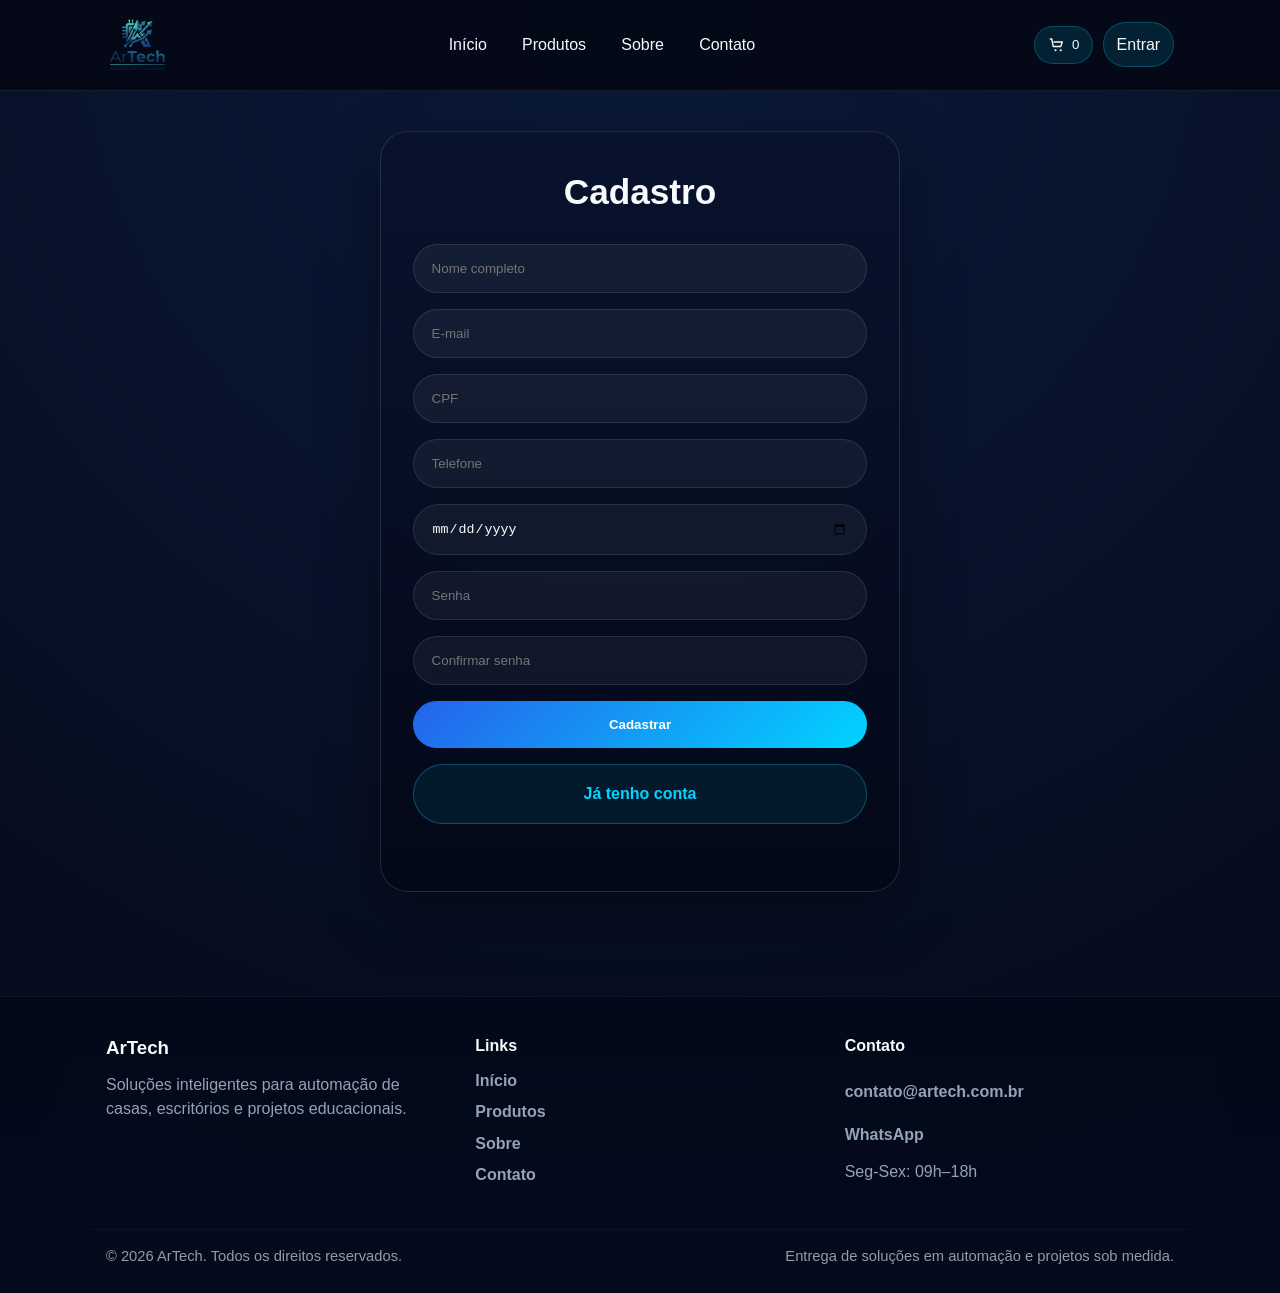
<file: html/cadastro.html>
<!DOCTYPE html>
<html lang="pt-BR">
<head>
    <meta charset="UTF-8">
    <meta name="viewport" content="width=device-width, initial-scale=1.0">
    <title>Cadastro | ArTech</title>
    <link rel="stylesheet" href="../css/style.css">
</head>
<body class="login-page">
    <header>
        <div class="header-inner">
            <a class="brand" href="../index.html">
                <img src="../img/logo.png" alt="ArTech" />
            </a>
            <nav class="nav-links" aria-label="Navegação principal">
                <a href="../index.html">Início</a>
                <a href="produtos.html">Produtos</a>
                <a href="sobre.html">Sobre</a>
                <a href="contato.html">Contato</a>
            </nav>
            <div class="header-tools">
                <div class="cart-pill">
                    <button id="cartButton" class="cart-button" type="button" aria-label="Abrir carrinho">
                        <svg viewBox="0 0 24 24" aria-hidden="true">
                            <path d="M3 4h2l2 10h10l2-6H8" fill="none" stroke="currentColor" stroke-linecap="round" stroke-linejoin="round" stroke-width="1.8"></path>
                            <circle cx="10" cy="19" r="1.4" fill="currentColor"></circle>
                            <circle cx="17" cy="19" r="1.4" fill="currentColor"></circle>
                        </svg>
                        <span id="cartCount">0</span>
                    </button>
                </div>
                <div class="auth-pill">
                    <a class="login-btn" href="login.html">Entrar</a>
                </div>
            </div>
        </div>
    </header>

    <main>
        <section class="login-section">
            <div class="login-container">
                <h2>Cadastro</h2>
                <form id="cadastroForm" class="login-form" action="cadastro.php" method="POST">
                    <input type="text" name="nome_completo" placeholder="Nome completo" required>
                    <input type="email" name="email" placeholder="E-mail" required>
                    <input type="text" name="cpf" placeholder="CPF" maxlength="11" required>
                    <input type="text" name="telefone" placeholder="Telefone" required>
                    <input type="date" name="data_nascimento" required>
                    <input type="password" name="senha" placeholder="Senha" required>
                    <input type="password" name="confirmar_senha" placeholder="Confirmar senha" required>
                    <button type="submit">Cadastrar</button>
                    <a class="login-link-btn" href="login.html">Já tenho conta</a>
                    <p id="cadastroMessage" class="login-error"></p>
                </form>
            </div>
        </section>
    </main>

    <footer class="site-footer">
        <div class="footer-content">
            <div class="footer-column">
                <h3>ArTech</h3>
                <p>Soluções inteligentes para automação de casas, escritórios e projetos educacionais.</p>
            </div>
            <div class="footer-column">
                <h4>Links</h4>
                <a href="../index.html">Início</a>
                <a href="produtos.html">Produtos</a>
                <a href="sobre.html">Sobre</a>
                <a href="contato.html">Contato</a>
            </div>
            <div class="footer-column contact">
                <h4>Contato</h4>
                <a href="mailto:contato@artech.com.br">contato@artech.com.br</a>
                <a href="https://wa.me/553140028922" target="_blank" rel="noopener noreferrer">WhatsApp</a>
                <span>Seg-Sex: 09h–18h</span>
            </div>
        </div>
        <div class="footer-bottom">
          <span>© 2026 ArTech. Todos os direitos reservados.</span>
          <span>Entrega de soluções em automação e projetos sob medida.</span>
        </div>
    </footer>

    <script>
        const form = document.getElementById('cadastroForm');
        const message = document.getElementById('cadastroMessage');

        if (form) {
            form.addEventListener('submit', async (event) => {
                event.preventDefault();
                const formData = new FormData(form);

                try {
                    const response = await fetch('cadastro.php', {
                        method: 'POST',
                        body: formData
                    });

                    const result = await response.json();
                    message.textContent = result.message || 'Operação concluída.';
                    if (result.status === 'success') {
                        form.reset();
                        setTimeout(() => window.location.href = 'login.html', 1000);
                    }
                } catch (error) {
                    message.textContent = 'Erro ao conectar com o servidor.';
                }
            });
        }
    </script>
</body>
</html>
</file>
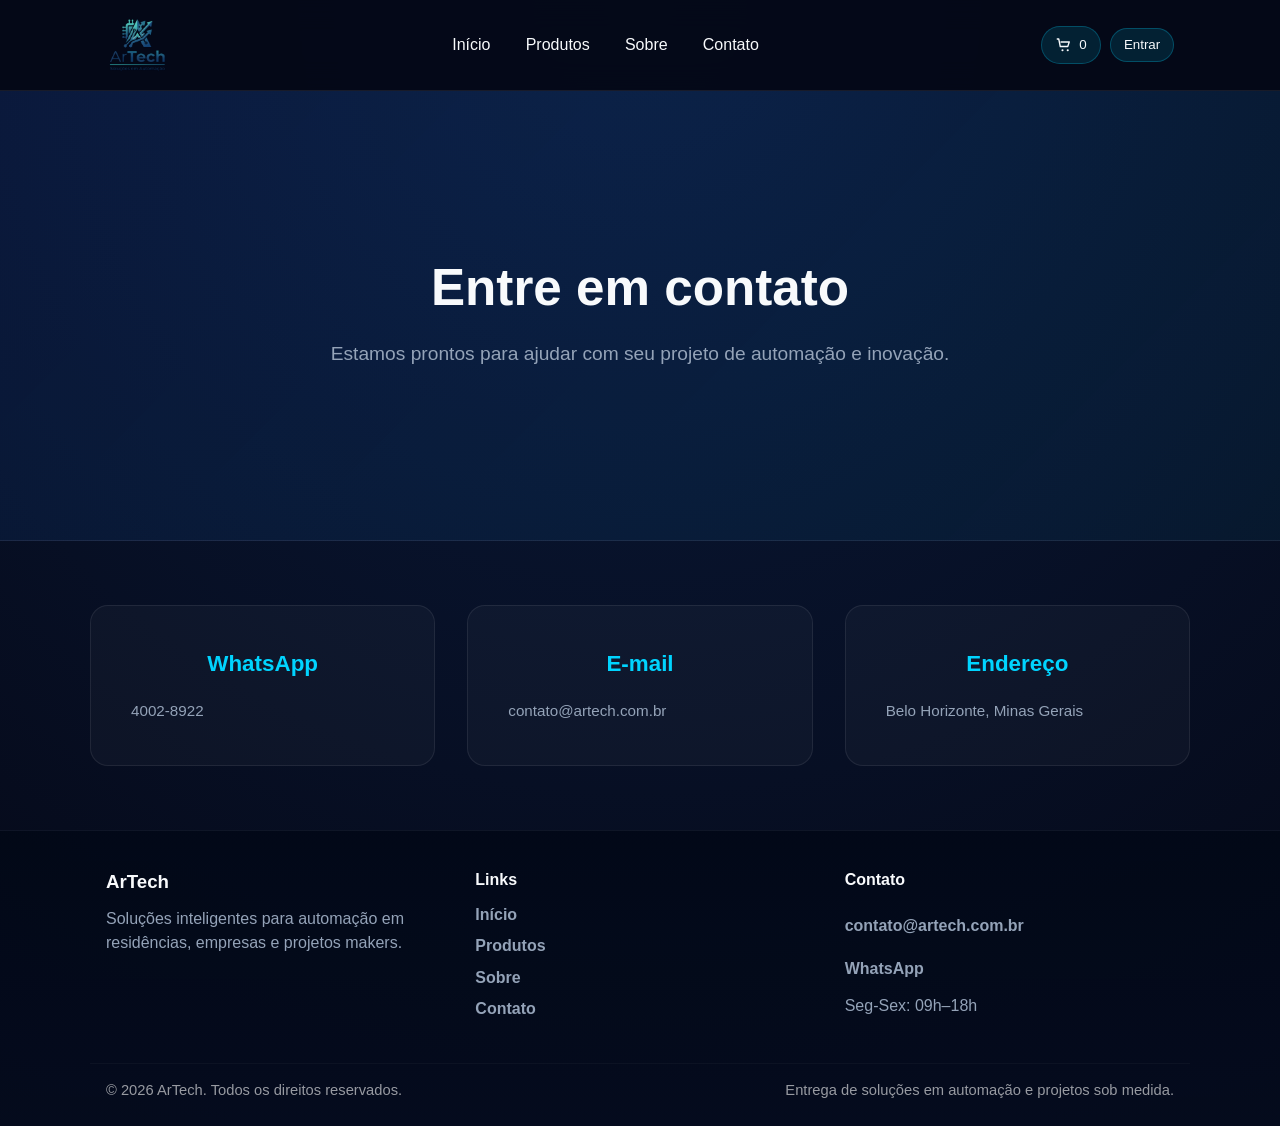
<file: html/contato.html>
<!doctype html>
<html lang="pt-BR">
  <head>
    <meta charset="UTF-8" />
    <meta name="viewport" content="width=device-width, initial-scale=1.0" />
    <title>Contato | ArTech</title>
    <link rel="stylesheet" href="../css/style.css" />
    <link rel="stylesheet" href="../css/sobre.css" />
  </head>
  <body>
    <header>
      <div class="header-inner">
        <a class="brand" href="../index.html">
          <img src="../img/logo.png" alt="ArTech" />
        </a>
        <nav class="nav-links" aria-label="Navegação principal">
          <a href="../index.html">Início</a>
          <a href="produtos.html">Produtos</a>
          <a href="sobre.html">Sobre</a>
          <a href="contato.html">Contato</a>
        </nav>
        <div class="header-tools">
          <div class="cart-pill">
            <button id="cartButton" class="cart-button" type="button" aria-label="Abrir carrinho">
              <svg viewBox="0 0 24 24" aria-hidden="true">
                <path d="M3 4h2l2 10h10l2-6H8" fill="none" stroke="currentColor" stroke-linecap="round" stroke-linejoin="round" stroke-width="1.8"></path>
                <circle cx="10" cy="19" r="1.4" fill="currentColor"></circle>
                <circle cx="17" cy="19" r="1.4" fill="currentColor"></circle>
              </svg>
              <span id="cartCount">0</span>
            </button>
          </div>
          <div class="auth-pill">
            <button id="loginBtn" class="login-btn" type="button">Entrar</button>
            <span id="userGreeting" class="user-greeting" hidden></span>
            <button id="logoutBtn" class="logout-btn" type="button" hidden>Sair</button>
          </div>
        </div>
      </div>
    </header>

    <div id="loginModal" class="modal popup-modal" hidden>
      <div class="modal-content">
        <button class="modal-close" id="closeLoginModal" type="button" aria-label="Fechar">×</button>
        <p class="eyebrow">Entrar</p>
        <form id="loginForm" class="login-form">
          <input id="loginEmail" type="email" placeholder="E-mail" />
          <input id="loginPassword" type="password" placeholder="Senha" />
          <button type="submit">Entrar</button>
          <a class="login-link-btn" href="cadastro.html">Cadastrar</a>
          <p id="loginError" class="login-error"></p>
        </form>
      </div>
    </div>

    <main>
      <section class="hero-sobre">
        <div class="sobre-container">
          <h1 class="textodestaque">Entre em contato</h1>
          <p class="microtexto">Estamos prontos para ajudar com seu projeto de automação e inovação.</p>
        </div>
      </section>

      <section class="missao-secao">
        <div class="missao-container">
          <div class="missao-card">
            <h3>WhatsApp</h3>
            <p><a href="https://wa.me/553140028922" target="_blank" rel="noopener noreferrer">4002-8922</a></p>
          </div>
          <div class="missao-card">
            <h3>E-mail</h3>
            <p><a href="mailto:contato@artech.com.br">contato@artech.com.br</a></p>
          </div>
          <div class="missao-card">
            <h3>Endereço</h3>
            <p>Belo Horizonte, Minas Gerais</p>
          </div>
        </div>
      </section>
    </main>

    <div id="cartModal" class="modal popup-modal" hidden>
      <div class="modal-content">
        <button class="modal-close" id="closeCartModal" type="button" aria-label="Fechar">×</button>
        <p class="eyebrow">Carrinho</p>
        <div id="cartEmpty" class="cart-empty">Seu carrinho está vazio.</div>
        <ul id="cartItemsList" class="cart-items-list"></ul>
        <div id="cartSummary" class="cart-summary">
          <span>Total</span>
          <strong id="cartTotal">R$ 0,00</strong>
        </div>
        <button id="checkoutBtn" class="action-btn cart-checkout-btn" type="button">Finalizar compra</button>
      </div>
    </div>

    <div id="toast" class="toast" role="status" aria-live="polite"></div>

    <footer class="site-footer">
      <div class="footer-content">
        <div class="footer-column">
          <h3>ArTech</h3>
          <p>Soluções inteligentes para automação em residências, empresas e projetos makers.</p>
        </div>
        <div class="footer-column">
          <h4>Links</h4>
          <a href="../index.html">Início</a>
          <a href="produtos.html">Produtos</a>
          <a href="sobre.html">Sobre</a>
          <a href="contato.html">Contato</a>
        </div>
        <div class="footer-column contact">
          <h4>Contato</h4>
          <a href="mailto:contato@artech.com.br">contato@artech.com.br</a>
          <a href="https://wa.me/553140028922" target="_blank" rel="noopener noreferrer">WhatsApp</a>
          <span>Seg-Sex: 09h–18h</span>
        </div>
      </div>
      <div class="footer-bottom">
        <span>© 2026 ArTech. Todos os direitos reservados.</span>
        <span>Entrega de soluções em automação e projetos sob medida.</span>
      </div>
    </footer>

    <script src="../js/produtos.js"></script>
  </body>
</html>
</file>
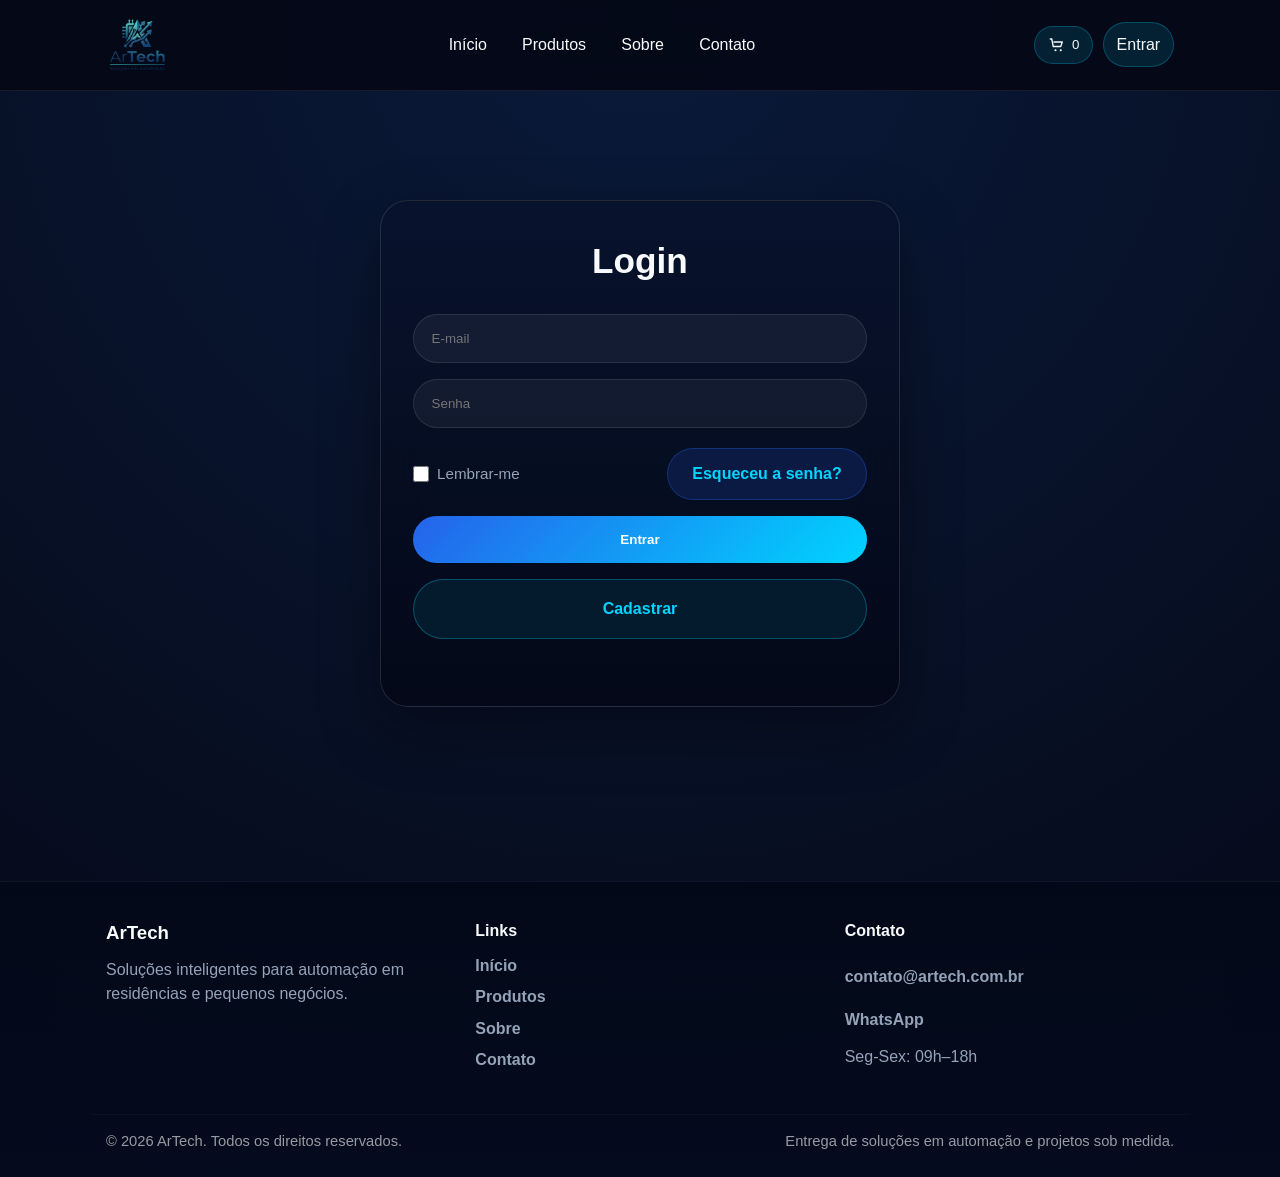
<file: html/login.html>
<!DOCTYPE html>
<html lang="pt-BR">
<head>
    <meta charset="UTF-8">
    <meta name="viewport" content="width=device-width, initial-scale=1.0">
    <title>Login | ArTech</title>
    <link rel="stylesheet" href="../css/style.css">
</head>
<body class="login-page">
    <header>
        <div class="header-inner">
            <a class="brand" href="../index.html">
                <img src="../img/logo.png" alt="ArTech" />
            </a>
            <nav class="nav-links" aria-label="Navegação principal">
                <a href="../index.html">Início</a>
                <a href="produtos.html">Produtos</a>
                <a href="sobre.html">Sobre</a>
                <a href="contato.html">Contato</a>
            </nav>
            <div class="header-tools">
                <div class="cart-pill">
                    <button id="cartButton" class="cart-button" type="button" aria-label="Abrir carrinho">
                        <svg viewBox="0 0 24 24" aria-hidden="true">
                            <path d="M3 4h2l2 10h10l2-6H8" fill="none" stroke="currentColor" stroke-linecap="round" stroke-linejoin="round" stroke-width="1.8"></path>
                            <circle cx="10" cy="19" r="1.4" fill="currentColor"></circle>
                            <circle cx="17" cy="19" r="1.4" fill="currentColor"></circle>
                        </svg>
                        <span id="cartCount">0</span>
                    </button>
                </div>
                <div class="auth-pill">
                    <a id="loginBtn" class="login-btn" href="login.html">Entrar</a>
                    <span id="userGreeting" class="user-greeting" hidden></span>
                    <a id="logoutBtn" class="logout-btn" href="login.html" hidden>Sair</a>
                </div>
            </div>
        </div>
    </header>

    <main>
        <section class="login-section">
            <div class="login-container">
                <h2>Login</h2>
                <form id="loginForm" class="login-form" action="login.php" method="POST">
                    <input type="email" name="email" placeholder="E-mail" required>
                    <input type="password" name="senha" placeholder="Senha" required>
                    <div class="form-actions">
                        <label class="remember-me">
                            <input type="checkbox" id="remember" name="remember">
                            <span>Lembrar-me</span>
                        </label>
                        <a href="contato.html" class="forgot-password">Esqueceu a senha?</a>
                    </div>
                    <button type="submit" class="login-submit-btn">Entrar</button>
                    <a class="login-link-btn" href="cadastro.html">Cadastrar</a>
                    <p id="loginMessage" class="login-error"></p>
                </form>
            </div>
        </section>
    </main>

    <footer class="site-footer">
        <div class="footer-content">
            <div class="footer-column">
                <h3>ArTech</h3>
                <p>Soluções inteligentes para automação em residências e pequenos negócios.</p>
            </div>
            <div class="footer-column">
                <h4>Links</h4>
                <a href="../index.html">Início</a>
                <a href="produtos.html">Produtos</a>
                <a href="sobre.html">Sobre</a>
                <a href="contato.html">Contato</a>
            </div>
            <div class="footer-column contact">
                <h4>Contato</h4>
                <a href="mailto:contato@artech.com.br">contato@artech.com.br</a>
                <a href="https://wa.me/553140028922" target="_blank" rel="noopener noreferrer">WhatsApp</a>
                <span>Seg-Sex: 09h–18h</span>
            </div>
        </div>
        <div class="footer-bottom">
          <span>© 2026 ArTech. Todos os direitos reservados.</span>
          <span>Entrega de soluções em automação e projetos sob medida.</span>
        </div>
    </footer>

    <script>
        const formLogin = document.getElementById('loginForm');
        const messageLogin = document.getElementById('loginMessage');
        const loginBtn = document.getElementById('loginBtn');
        const logoutBtn = document.getElementById('logoutBtn');
        const userGreeting = document.getElementById('userGreeting');

        function setMessage(message, type = 'error') {
            if (!messageLogin) return;
            messageLogin.textContent = message || '';
            messageLogin.classList.remove('login-success');
            if (type === 'success') {
                messageLogin.classList.add('login-success');
            }
            messageLogin.hidden = !message;
        }

        function renderAuthState() {
            const user = localStorage.getItem('artechUser');
            if (user) {
                if (loginBtn) loginBtn.hidden = true;
                if (logoutBtn) logoutBtn.hidden = false;
                if (userGreeting) {
                    userGreeting.hidden = false;
                    userGreeting.textContent = `Olá, ${localStorage.getItem('artechUserName') || user.split('@')[0]}`;
                }
            } else {
                if (loginBtn) loginBtn.hidden = false;
                if (logoutBtn) logoutBtn.hidden = true;
                if (userGreeting) userGreeting.hidden = true;
            }
        }

        if (logoutBtn) {
            logoutBtn.addEventListener('click', (event) => {
                event.preventDefault();
                localStorage.removeItem('artechUser');
                localStorage.removeItem('artechUserName');
                renderAuthState();
            });
        }

        if (formLogin) {
            formLogin.addEventListener('submit', async (event) => {
                event.preventDefault();
                const formData = new FormData(formLogin);

                try {
                    const response = await fetch('login.php', {
                        method: 'POST',
                        body: formData
                    });

                    const result = await response.json();
                    if (result.status === 'success') {
                        localStorage.setItem('artechUser', result.nome || 'Cliente');
                        localStorage.setItem('artechUserName', result.nome || 'Cliente');
                        renderAuthState();
                        setMessage(result.message || 'Login realizado com sucesso.', 'success');
                        window.location.href = '../index.html';
                    } else {
                        setMessage(result.message || 'E-mail ou senha inválidos.', 'error');
                    }
                } catch (error) {
                    setMessage('Erro ao conectar com o servidor.', 'error');
                }
            });
        }

        renderAuthState();
    </script>
</body>
</html>
</file>
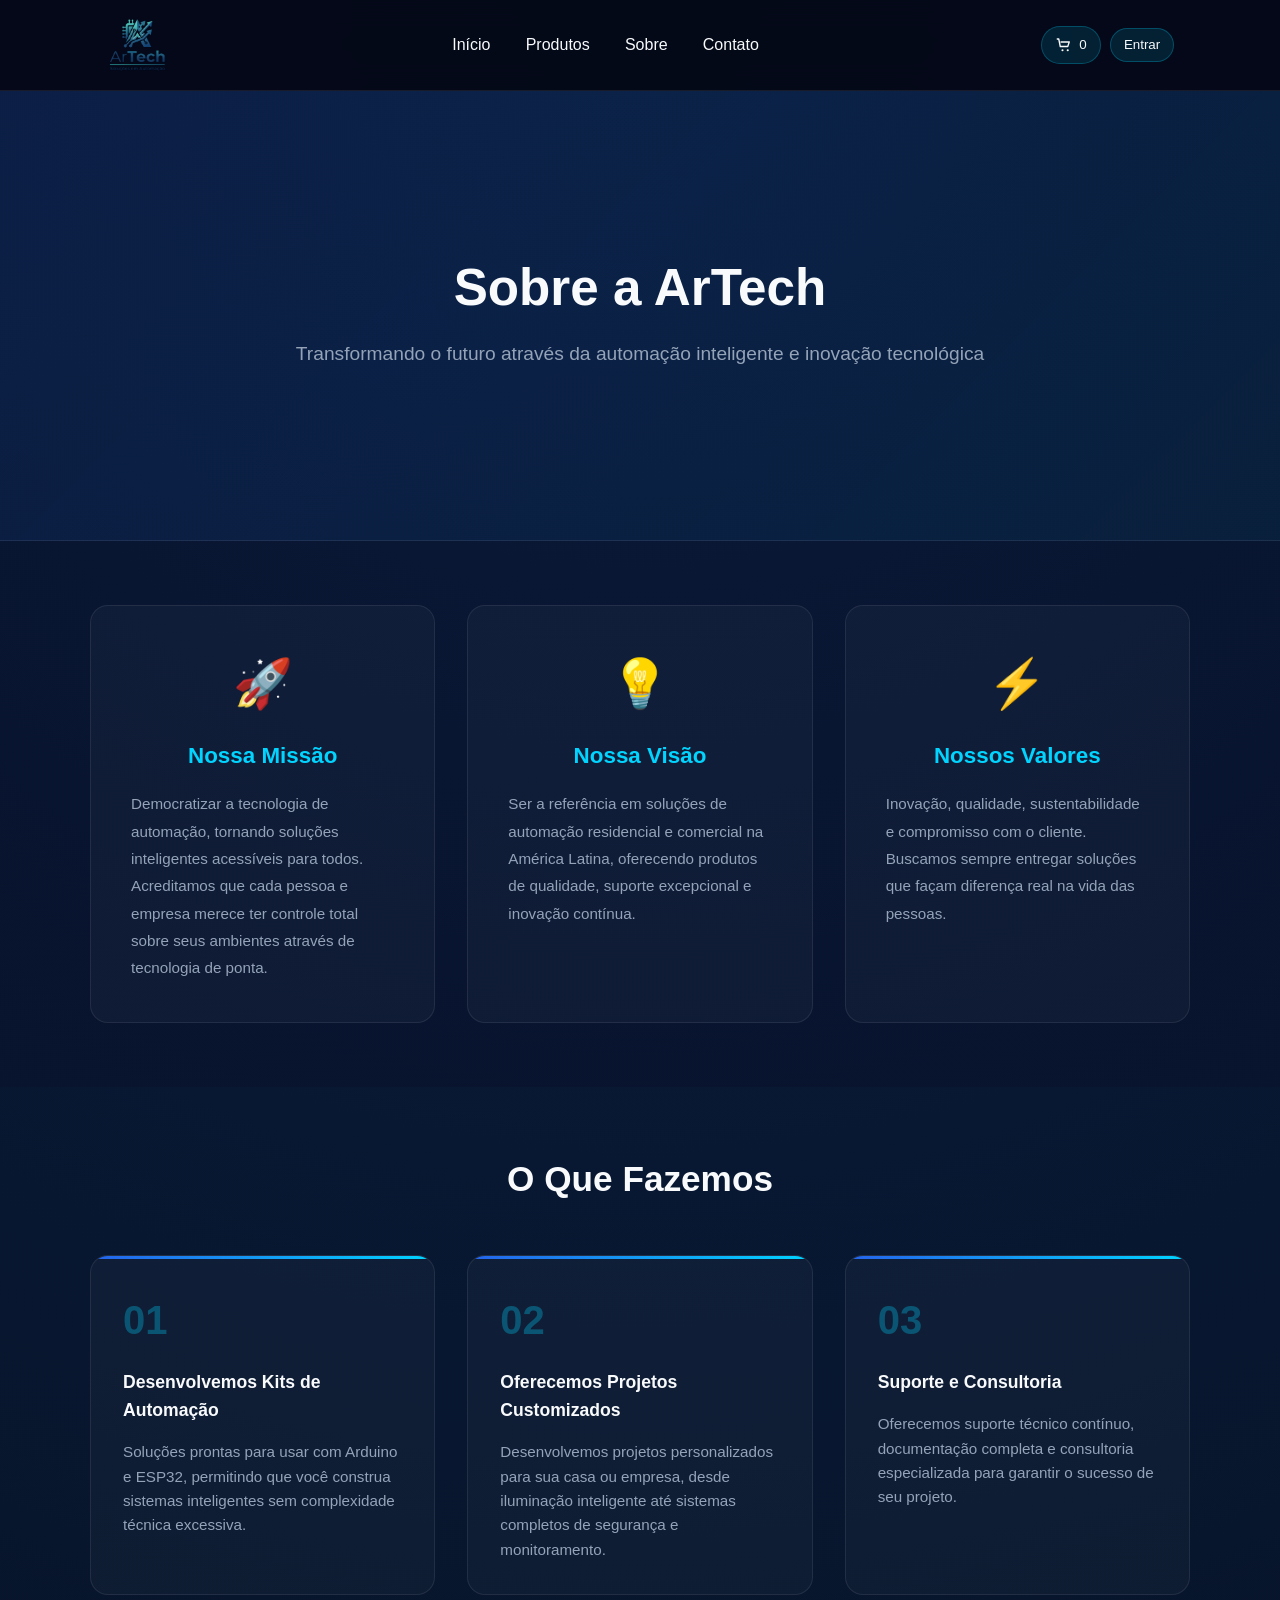
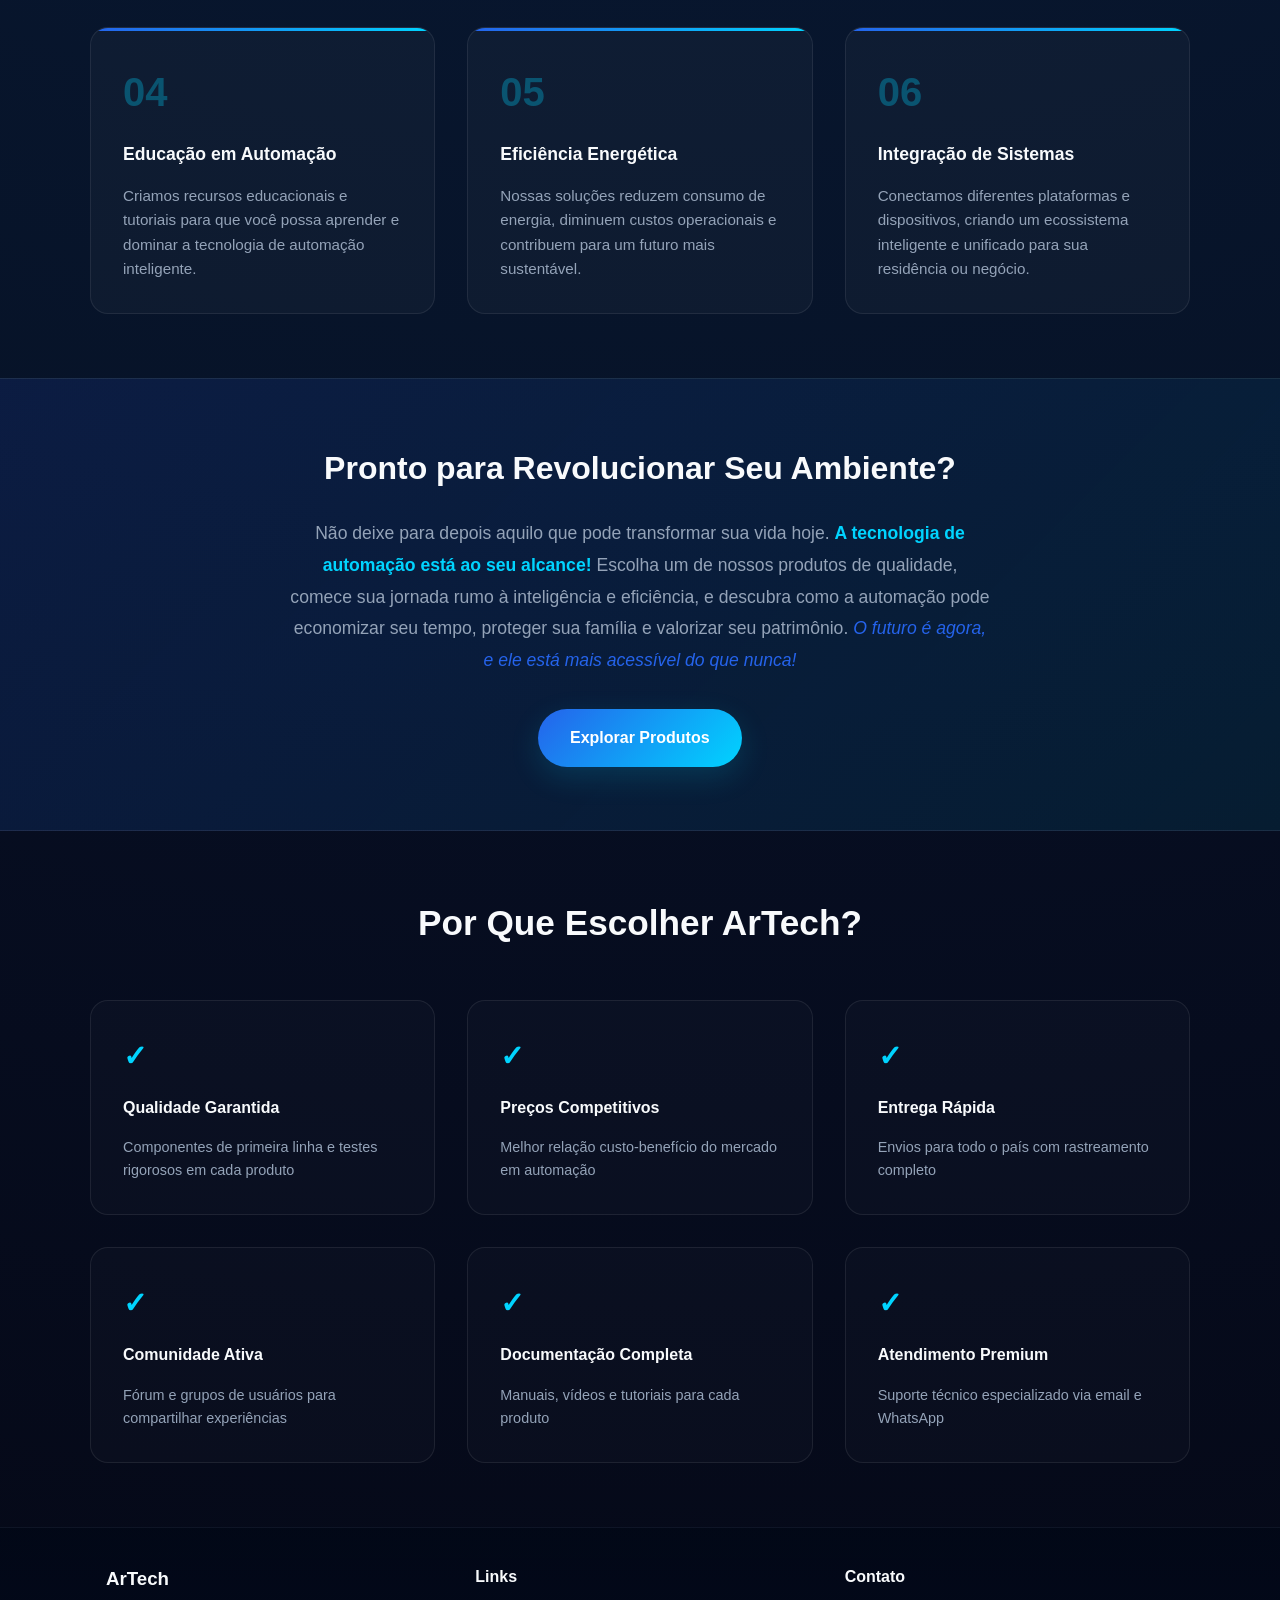
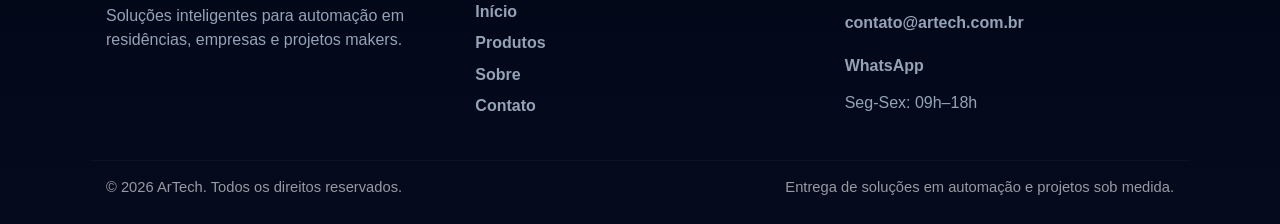
<file: html/sobre.html>
<!doctype html>
<html lang="pt-BR">

<head>
    <meta charset="UTF-8" />
    <meta name="viewport" content="width=device-width, initial-scale=1.0" />
    <title>Sobre | ArTech - Automação Inteligente</title>
    <link rel="stylesheet" href="../css/style.css" />
    <link rel="stylesheet" href="../css/sobre.css" />
</head>

<body>
    <!-- HEADER -->
    <header>
        <div class="header-inner">
            <a class="brand" href="../index.html">
                <img src="../img/logo.png" alt="ArTech" />
            </a>
            <nav class="nav-links" aria-label="Navegação principal">
                <a href="../index.html">Início</a>
                <a href="produtos.html">Produtos</a>
                <a href="sobre.html">Sobre</a>
                <a href="contato.html">Contato</a>
            </nav>
            <div class="header-tools">
                <div class="cart-pill">
                    <button id="cartButton" class="cart-button" type="button" aria-label="Abrir carrinho">
                        <svg viewBox="0 0 24 24" aria-hidden="true">
                            <path d="M3 4h2l2 10h10l2-6H8" fill="none" stroke="currentColor" stroke-linecap="round" stroke-linejoin="round" stroke-width="1.8"></path>
                            <circle cx="10" cy="19" r="1.4" fill="currentColor"></circle>
                            <circle cx="17" cy="19" r="1.4" fill="currentColor"></circle>
                        </svg>
                        <span id="cartCount">0</span>
                    </button>
                </div>
                <div class="auth-pill">
                    <button id="loginBtn" class="login-btn" type="button">Entrar</button>
                    <span id="userGreeting" class="user-greeting" hidden></span>
                    <button id="logoutBtn" class="logout-btn" type="button" hidden>Sair</button>
                </div>
            </div>
        </div>
    </header>

    <div id="loginModal" class="modal popup-modal" hidden>
        <div class="modal-content">
            <button class="modal-close" id="closeLoginModal" type="button" aria-label="Fechar">×</button>
            <p class="eyebrow">Entrar</p>
            <form id="loginForm" class="login-form">
                <input id="loginEmail" type="email" placeholder="E-mail" />
                <input id="loginPassword" type="password" placeholder="Senha" />
                <button type="submit">Entrar</button>
                <a class="login-link-btn" href="cadastro.html">Cadastrar</a>
                <p id="loginError" class="login-error"></p>
            </form>
        </div>
    </div>

    <main>
        <!-- HERO SOBRE -->
        <section class="hero-sobre">
            <div class="sobre-container">
                <h1 class="textodestaque">Sobre a ArTech</h1>
                <p class="microtexto">
                    Transformando o futuro através da automação inteligente e inovação tecnológica
                </p>
            </div>
        </section>

        <!-- MISSÃO E VISÃO -->
        <section class="missao-secao">
            <div class="missao-container">
                <div class="missao-card">
                    <div class="missao-icon">🚀</div>
                    <h3>Nossa Missão</h3>
                    <p>
                        Democratizar a tecnologia de automação, tornando soluções inteligentes acessíveis para todos.
                        Acreditamos que cada pessoa e empresa merece ter controle total sobre seus ambientes através de
                        tecnologia de ponta.
                    </p>
                </div>

                <div class="missao-card">
                    <div class="missao-icon">💡</div>
                    <h3>Nossa Visão</h3>
                    <p>
                        Ser a referência em soluções de automação residencial e comercial na América Latina, oferecendo
                        produtos de qualidade, suporte excepcional e inovação contínua.
                    </p>
                </div>

                <div class="missao-card">
                    <div class="missao-icon">⚡</div>
                    <h3>Nossos Valores</h3>
                    <p>
                        Inovação, qualidade, sustentabilidade e compromisso com o cliente. Buscamos sempre entregar
                        soluções que façam diferença real na vida das pessoas.
                    </p>
                </div>
            </div>
        </section>

        <!-- O QUE FAZEMOS -->
        <section class="o-que-fazemos">
            <div class="fazemos-container">
                <h2>O Que Fazemos</h2>

                <div class="fazemos-grid">
                    <div class="fazemos-card">
                        <div class="fazemos-numero">01</div>
                        <h4>Desenvolvemos Kits de Automação</h4>
                        <p>
                            Soluções prontas para usar com Arduino e ESP32, permitindo que você construa sistemas
                            inteligentes sem complexidade técnica excessiva.
                        </p>
                    </div>

                    <div class="fazemos-card">
                        <div class="fazemos-numero">02</div>
                        <h4>Oferecemos Projetos Customizados</h4>
                        <p>
                            Desenvolvemos projetos personalizados para sua casa ou empresa, desde iluminação inteligente
                            até sistemas completos de segurança e monitoramento.
                        </p>
                    </div>

                    <div class="fazemos-card">
                        <div class="fazemos-numero">03</div>
                        <h4>Suporte e Consultoria</h4>
                        <p>
                            Oferecemos suporte técnico contínuo, documentação completa e consultoria especializada para
                            garantir o sucesso de seu projeto.
                        </p>
                    </div>

                    <div class="fazemos-card">
                        <div class="fazemos-numero">04</div>
                        <h4>Educação em Automação</h4>
                        <p>
                            Criamos recursos educacionais e tutoriais para que você possa aprender e dominar a
                            tecnologia de automação inteligente.
                        </p>
                    </div>

                    <div class="fazemos-card">
                        <div class="fazemos-numero">05</div>
                        <h4>Eficiência Energética</h4>
                        <p>
                            Nossas soluções reduzem consumo de energia, diminuem custos operacionais e contribuem para
                            um futuro mais sustentável.
                        </p>
                    </div>

                    <div class="fazemos-card">
                        <div class="fazemos-numero">06</div>
                        <h4>Integração de Sistemas</h4>
                        <p>
                            Conectamos diferentes plataformas e dispositivos, criando um ecossistema inteligente e
                            unificado para sua residência ou negócio.
                        </p>
                    </div>
                </div>
            </div>
        </section>

        <!-- CHAMADA PARA AÇÃO -->
        <section class="cta-sobre">
            <div class="cta-container">
                <h2>Pronto para Revolucionar Seu Ambiente?</h2>
                <p class="cta-incentivo">
                    Não deixe para depois aquilo que pode transformar sua vida hoje. <strong>A tecnologia de automação
                        está ao seu alcance!</strong>
                    Escolha um de nossos produtos de qualidade, comece sua jornada rumo à inteligência e eficiência, e
                    descubra como a automação pode economizar seu tempo, proteger sua família e valorizar seu
                    patrimônio.
                    <em>O futuro é agora, e ele está mais acessível do que nunca!</em>
                </p>
                <a href="../index.html#produtos" class="btn">
                    Explorar Produtos
                </a>
            </div>
        </section>

        <!-- DIFERENCIAIS -->
        <section class="diferenciais">
            <div class="diferenciais-container">
                <h2>Por Que Escolher ArTech?</h2>

                <div class="diferenciais-grid">
                    <div class="diferencial-item">
                        <div class="diferencial-check">✓</div>
                        <h4>Qualidade Garantida</h4>
                        <p>Componentes de primeira linha e testes rigorosos em cada produto</p>
                    </div>

                    <div class="diferencial-item">
                        <div class="diferencial-check">✓</div>
                        <h4>Preços Competitivos</h4>
                        <p>Melhor relação custo-benefício do mercado em automação</p>
                    </div>

                    <div class="diferencial-item">
                        <div class="diferencial-check">✓</div>
                        <h4>Entrega Rápida</h4>
                        <p>Envios para todo o país com rastreamento completo</p>
                    </div>

                    <div class="diferencial-item">
                        <div class="diferencial-check">✓</div>
                        <h4>Comunidade Ativa</h4>
                        <p>Fórum e grupos de usuários para compartilhar experiências</p>
                    </div>

                    <div class="diferencial-item">
                        <div class="diferencial-check">✓</div>
                        <h4>Documentação Completa</h4>
                        <p>Manuais, vídeos e tutoriais para cada produto</p>
                    </div>

                    <div class="diferencial-item">
                        <div class="diferencial-check">✓</div>
                        <h4>Atendimento Premium</h4>
                        <p>Suporte técnico especializado via email e WhatsApp</p>
                    </div>
                </div>
            </div>
        </section>
    </main>

    <div id="cartModal" class="modal popup-modal" hidden>
        <div class="modal-content">
            <button class="modal-close" id="closeCartModal" type="button" aria-label="Fechar">×</button>
            <p class="eyebrow">Carrinho</p>
            <div id="cartEmpty" class="cart-empty">Seu carrinho está vazio.</div>
            <ul id="cartItemsList" class="cart-items-list"></ul>
            <div id="cartSummary" class="cart-summary">
                <span>Total</span>
                <strong id="cartTotal">R$ 0,00</strong>
            </div>
            <button id="checkoutBtn" class="action-btn cart-checkout-btn" type="button">Finalizar compra</button>
        </div>
    </div>

    <div id="toast" class="toast" role="status" aria-live="polite"></div>

    <footer class="site-footer">
        <div class="footer-content">
            <div class="footer-column">
                <h3>ArTech</h3>
                <p>Soluções inteligentes para automação em residências, empresas e projetos makers.</p>
            </div>
            <div class="footer-column">
                <h4>Links</h4>
                <a href="../index.html">Início</a>
                <a href="produtos.html">Produtos</a>
                <a href="sobre.html">Sobre</a>
                <a href="contato.html">Contato</a>
            </div>
            <div class="footer-column contact">
                <h4>Contato</h4>
                <a href="mailto:contato@artech.com.br">contato@artech.com.br</a>
                <a href="https://wa.me/553140028922" target="_blank" rel="noopener noreferrer">WhatsApp</a>
                <span>Seg-Sex: 09h–18h</span>
            </div>
        </div>
        <div class="footer-bottom">
          <span>© 2026 ArTech. Todos os direitos reservados.</span>
          <span>Entrega de soluções em automação e projetos sob medida.</span>
        </div>
    </footer>
    <script src="../js/produtos.js"></script>
</body>

</html>
</file>
<file: css/style.css>
/* =========================
   RESET
========================= */

* {
  margin: 0;
  padding: 0;
  box-sizing: border-box;
}

:root {

  --bg: #050816;
  --bg-2: #0b1220;

  --primary: #2563eb;
  --accent: #00d4ff;

  --text: #f8fafc;
  --text-muted: #94a3b8;

  --border: rgba(255, 255, 255, 0.08);

  --radius: 18px;

  --max: 1100px;
}

/* =========================
   BASE
========================= */

html {
  scroll-behavior: smooth;
}

body {

  font-family: "Segoe UI", sans-serif;

  background: radial-gradient(circle at top, #0a1a3a, #050816);

  color: var(--text);

  line-height: 1.6;

  overflow-x: hidden;

  opacity: 1;
  transition: opacity 0.12s ease;
}

body.page-transition-ready {
  opacity: 1;
}

body.page-transition-exit {
  opacity: 0;
}

a {
  text-decoration: none;
  color: inherit;
}

ul {
  list-style: none;
}

img {
  max-width: 100%;
  display: block;
}

header {
  position: sticky;
  top: 0;
  z-index: 999;
  background: rgba(5, 8, 22, 0.92);
  backdrop-filter: blur(14px);
  border-bottom: 1px solid var(--border);
}

header .header-inner {
  max-width: var(--max);
  margin: 0 auto;
  display: flex;
  align-items: center;
  justify-content: space-between;
  gap: 1rem;
  padding: 0.8rem 1rem;
}

header .brand {
  display: flex;
  align-items: center;
}

header .brand img {
  height: 64px;
}

header .nav-links {
  display: flex;
  align-items: center;
  gap: 0.8rem;
  flex-wrap: wrap;
}

header .nav-links a {
  font-size: 1rem;
  font-weight: 500;
  padding: 0.45rem 0.7rem;
  border-radius: 8px;
  transition: 0.2s;
  white-space: nowrap;
}

header .nav-links a:hover {
  color: var(--accent);
  background: rgba(0, 212, 255, 0.08);
}

header .header-tools {
  display: flex;
  align-items: center;
  gap: 0.6rem;
  flex-wrap: wrap;
  justify-content: flex-end;
}

.cart-pill,
.auth-pill {
  display: flex;
  align-items: center;
  gap: 0.45rem;
}

.auth-pill [hidden] {
  display: none !important;
}

.cart-button,
.login-btn,
.logout-btn {
  display: inline-flex;
  align-items: center;
  justify-content: center;
  gap: 0.4rem;
  border: 1px solid rgba(0, 212, 255, 0.25);
  border-radius: 999px;
  background: rgba(0, 212, 255, 0.12);
  color: var(--text);
  padding: 0.55rem 0.8rem;
  cursor: pointer;
}

.cart-button svg {
  width: 18px;
  height: 18px;
}

.user-greeting {
  color: var(--accent);
  font-weight: 700;
}

/* =========================
   HERO (SPLIT REAL)
========================= */

.hero {
  min-height: 85vh;

  display: flex;
  align-items: center;
  justify-content: center;

  padding: 3rem 2rem;
  animation: fadeInUp 0.9s ease-out both;
}

.hero-content {
  width: min(var(--max), 100%);

  margin: 0 auto;

  display: flex;
  align-items: center;
  justify-content: space-between;

  gap: 3rem;
  animation: fadeIn 1s ease-out both;
}

/* TEXTO */

.hero-texto {
  flex: 1;
  text-align: left;
}

.textodestaque {
  font-size: clamp(2.2rem, 4vw, 3.4rem);
  line-height: 1.05;
  font-weight: 800;
  margin-bottom: 1rem;
}

.microtexto {
  font-size: 1.1rem;
  color: var(--text-muted);
  max-width: 520px;
  margin-bottom: 2rem;
}

/* BOTÃO */

.btn,
.btn-cta {
  display: inline-flex;

  align-items: center;
  justify-content: center;

  padding: 1rem 2rem;

  border-radius: 999px;

  background: linear-gradient(135deg, var(--primary), var(--accent));

  color: #fff;

  font-weight: 700;

  min-width: 200px;

  transition: 0.25s;

  box-shadow: 0 10px 30px rgba(0, 212, 255, 0.15);
}

.btn:hover,
.btn-cta:hover {
  transform: translateY(-3px);
}

/* IMAGEM HERO */

.hero-imagem {
  flex: 1;
  display: flex;
  justify-content: center;
  align-items: center;
}

.hero-imagem img {
  width: 100%;
  max-width: 260px;

  aspect-ratio: 9 / 16;
  object-fit: cover;

  border-radius: 18px;

  border: 1px solid rgba(255, 255, 255, 0.08);

  filter: drop-shadow(0 10px 25px rgba(0, 0, 0, 0.4));
}

/* =========================
   SEÇÕES (MENOS ESPAÇO)
========================= */

section {
  padding: 3.5rem 0; /* reduzido */
}

section h2 {
  text-align: center;
  font-size: 2.2rem;
  margin-bottom: 3rem;
}

/* =========================
   PRODUTOS
========================= */

.produtosdestaque {
  width: min(var(--max), calc(100% - 80px));
  margin: 0 auto;

  display: grid;
  grid-template-columns: repeat(auto-fit, minmax(260px, 1fr));
  gap: 2rem;
}

.produto {
  background: rgba(255, 255, 255, 0.03);

  border: 1px solid var(--border);

  border-radius: var(--radius);

  padding: 2rem;

  display: flex;
  flex-direction: column;

  gap: 1rem;

  transition: 0.25s;
  animation: fadeInUp 0.85s ease-out both;
}

.produto:nth-child(1) { animation-delay: 0.1s; }
.produto:nth-child(2) { animation-delay: 0.2s; }
.produto:nth-child(3) { animation-delay: 0.3s; }

.produto:hover {
  transform: translateY(-8px);
  border-color: rgba(0, 212, 255, 0.3);
}

.produto img {
  height: 180px;
  width: 100%;
  object-fit: cover;

  border-radius: 12px;
}

.produto h3 {
  font-size: 1.2rem;
}

.produto p {
  color: var(--text-muted);
  flex: 1;
}

.preco {
  font-size: 1.6rem;
  color: var(--accent);
  font-weight: 800;
}

.produto-actions {
  display: flex;
  gap: 0.75rem;
  flex-wrap: wrap;
}

.action-btn {
  flex: 1 1 140px;
  min-width: 140px;
  border: 0;
  border-radius: 999px;
  padding: 0.95rem 1rem;
  font-weight: 700;
  cursor: pointer;
  transition: transform 0.2s ease, box-shadow 0.2s ease, background 0.2s ease;
}

.action-btn:hover {
  transform: translateY(-2px);
}

.details-btn {
  background: rgba(255, 255, 255, 0.08);
  color: var(--text);
  border: 1px solid rgba(255, 255, 255, 0.12);
}

.cart-btn {
  background: linear-gradient(135deg, var(--primary), var(--accent));
  color: #fff;
}

.btn-pdf {
  display: inline-flex;
  align-items: center;
  justify-content: center;
  padding: 0.8rem 1rem;
  border-radius: 999px;
  background: linear-gradient(135deg, var(--primary), var(--accent));
  color: #fff;
  font-weight: 700;
  transition: transform 0.2s ease;
}

.btn-pdf:hover,
.details-btn:hover,
.cart-btn:hover {
  box-shadow: 0 12px 24px rgba(0, 212, 255, 0.12);
}

/* =========================
   BOTÃO "VER MAIS" CENTRAL
========================= */

#produtos > div:last-child {
  display: flex;
  justify-content: center;
  margin-top: 2.5rem;
  width: 100%;
}

/* =========================
   SOBRE
========================= */

.sobre p {
  max-width: 700px;
  margin: 0 auto;
  text-align: center;
  color: var(--text-muted);
}

  .sobre-actions {
    display: flex;
    justify-content: center;
    padding-top: 1.5rem;
  }

  .sobre-actions .btn {
    min-width: 180px;
  

  margin: 0 auto;

  display: grid;

  grid-template-columns: repeat(auto-fit, minmax(220px, 1fr));

  gap: 1.5rem;}


.beneficio {
  background: rgba(255, 255, 255, 0.03);

  border: 1px solid var(--border);

  border-radius: var(--radius);

  padding: 1.8rem;

  text-align: center;
}

.beneficio h3 {
  color: var(--accent);
  margin-bottom: 0.5rem;
}

/* =========================
   CTA FINAL
========================= */

.cta-final {
  text-align: center;
  padding: 5rem 2rem;
}

.cta-final p {
  color: var(--text-muted);
  margin-bottom: 2rem;
}


/* =========================
   FOOTER (REFRESH)
   Visual atualizado: layout em grid, melhor contraste e responsivo
========================= */

footer {
  padding: 0;
  color: var(--text-muted);
}

.site-footer {
  background: linear-gradient(180deg, rgba(2,8,23,0.9), rgba(5,12,30,0.92));
  border-top: 1px solid rgba(255,255,255,0.04);
  color: var(--text-muted);
}

.site-footer .footer-content {
  max-width: var(--max);
  margin: 0 auto;
  padding: 2.25rem 1rem;
  display: grid;
  grid-template-columns: repeat(auto-fit, minmax(200px, 1fr));
  gap: 1.5rem 2.5rem;
  align-items: start;
}

.site-footer .footer-column {
  min-width: 160px;
}

.site-footer h3,
.site-footer h4 {
  color: var(--text);
  margin-bottom: 0.6rem;
  font-weight: 800;
}

.site-footer p {
  color: var(--text-muted);
  line-height: 1.5;
}

.site-footer a {
  display: block;
  margin: 0.35rem 0;
  color: var(--text-muted);
  transition: color 0.18s ease, transform 0.12s ease;
  font-weight: 600;
}

.site-footer a:hover {
  color: var(--accent);
  transform: translateX(4px);
}

.site-footer .footer-column.contact {
  display: flex;
  flex-direction: column;
  gap: 0.35rem;
}

.site-footer .footer-bottom {
  border-top: 1px solid rgba(255,255,255,0.03);
  max-width: var(--max);
  margin: 0 auto;
  display: flex;
  gap: 1rem;
  justify-content: space-between;
  align-items: center;
  padding: 0.95rem 1rem 1.5rem;
  font-size: 0.92rem;
  color: rgba(255,255,255,0.65);
  flex-wrap: wrap;
}

.site-footer .footer-bottom span {
  opacity: 0.9;
}

/* Mobile adjustments */
@media (max-width: 640px) {
  .site-footer .footer-content {
    padding: 1.5rem;
    gap: 1rem 1rem;
  }
  .site-footer .footer-bottom {
    font-size: 0.88rem;
    gap: 0.6rem;
  }
}

.login-page {
  min-height: 100vh;
}

.login-page main {
  display: flex;
  justify-content: center;
  align-items: center;
  min-height: calc(100vh - 110px);
  padding: 1.5rem 1rem 3rem;
  overflow-y: auto;
}

.login-section {
  width: min(520px, 100%);
  margin: 0 auto;
  display: flex;
  justify-content: center;
  align-items: center;
  padding-top: 1rem;
}

.login-container {
  background: linear-gradient(180deg, rgba(8, 18, 45, 0.95), rgba(4, 9, 23, 0.95));
  border: 1px solid rgba(255, 255, 255, 0.12);
  border-radius: 28px;
  padding: 2rem;
  box-shadow: 0 22px 60px rgba(0, 0, 0, 0.35);
  backdrop-filter: blur(18px);
  width: 100%;
  max-width: 520px;
}

.login-container h2 {
  margin-bottom: 1.5rem;
  font-size: 2.2rem;
  text-align: center;
}

.login-form {
  display: grid;
  gap: 1rem;
}

.login-form input {
  width: 100%;
  padding: 1rem 1.1rem;
  border: 1px solid rgba(255, 255, 255, 0.1);
  border-radius: 999px;
  background: rgba(255, 255, 255, 0.05);
  color: var(--text);
}

.login-form .form-actions {
  display: flex;
  align-items: center;
  justify-content: space-between;
  gap: 0.75rem;
  flex-wrap: wrap;
  margin-top: 0.3rem;
}

.remember-me {
  display: inline-flex;
  align-items: center;
  gap: 0.5rem;
  color: var(--text-muted);
  font-size: 0.95rem;
}

.remember-me input {
  width: 1rem;
  height: 1rem;
  accent-color: var(--accent);
}

.forgot-password {
  display: inline-flex;
  align-items: center;
  justify-content: center;
  color: var(--accent);
  font-weight: 700;
  padding: 0.65rem 1rem;
  border-radius: 999px;
  border: 1px solid rgba(37, 99, 235, 0.3);
  background: rgba(37, 99, 235, 0.12);
  transition: transform 0.2s ease, background 0.2s ease;
}

.forgot-password:hover {
  background: rgba(37, 99, 235, 0.2);
  transform: translateY(-1px);
}

.forgot-password {
  min-width: 200px;
  text-align: center;
}

.login-form button {
  padding: 1rem 1.1rem;
  border: 0;
  border-radius: 999px;
  background: linear-gradient(135deg, var(--primary), var(--accent));
  color: #fff;
  cursor: pointer;
  font-weight: 700;
  transition: transform 0.2s ease, box-shadow 0.2s ease;
}
.login-link-btn {
  display: inline-flex;
  align-items: center;
  justify-content: center;
  padding: 1rem 1.1rem;
  border: 1px solid rgba(0, 212, 255, 0.3);
  border-radius: 999px;
  color: var(--accent);
  text-decoration: none;
  font-weight: 700;
  background: rgba(0, 212, 255, 0.08);
}

.login-link-btn:hover {
  background: rgba(0, 212, 255, 0.16);
}

.forgot-password {
  display: inline-flex;
  align-items: center;
  justify-content: center;
  padding: 0.75rem 1rem;
  border-radius: 999px;
  background: rgba(37, 99, 235, 0.16);
  border: 1px solid rgba(37, 99, 235, 0.32);
  color: var(--accent);
  font-weight: 700;
  transition: transform 0.2s ease, background 0.2s ease;
}

.forgot-password:hover {
  background: rgba(37, 99, 235, 0.24);
  transform: translateY(-1px);
}

.login-error,
.login-success {
  min-height: 1.2rem;
  font-size: 0.92rem;
  font-weight: 600;
  margin: 0;
  display: block;
}

.login-error {
  color: #ff7b7b;
}

.login-success {
  color: #5de68b;
}

.modal {
  position: fixed;
  inset: 0;
  background: rgba(2, 6, 23, 0.92);
  display: flex;
  align-items: center;
  justify-content: center;
  padding: 1rem;
  overflow-y: auto;
  z-index: 1100;
}

.modal[hidden] {
  display: none;
}

.modal-content {
  width: min(520px, 100%);
  max-height: calc(100vh - 2rem);
  background: var(--bg-2);
  border: 1px solid var(--border);
  border-radius: var(--radius);
  padding: 1.5rem;
  position: relative;
  overflow-y: auto;
}

.modal-close {
  position: absolute;
  top: 0.75rem;
  right: 0.85rem;
  background: transparent;
  border: 0;
  color: var(--text);
  font-size: 1.5rem;
  cursor: pointer;
}

.modal-product-image {
  width: 100%;
  max-height: 260px;
  object-fit: cover;
  border-radius: 18px;
  margin-bottom: 1rem;
  border: 1px solid rgba(255, 255, 255, 0.08);
}

.product-modal-actions {
  display: flex;
  gap: 0.75rem;
  flex-wrap: wrap;
  margin-top: 1.25rem;
}

.btn-small {
  display: inline-flex;
  align-items: center;
  justify-content: center;
  min-width: auto;
  padding: 0.85rem 1.2rem;
  border-radius: 999px;
  border: 1px solid rgba(255, 255, 255, 0.08);
  background: rgba(255, 255, 255, 0.05);
  color: var(--text);
  text-decoration: none;
  font-weight: 700;
}

.btn-small:hover {
  transform: translateY(-1px);
  background: rgba(255, 255, 255, 0.1);
}

.cart-auth-message {
  margin: 1rem 0 0;
  padding: 1rem 1rem 0.75rem;
  border: 1px solid rgba(255, 205, 0, 0.3);
  border-radius: 18px;
  background: rgba(255, 191, 0, 0.08);
  color: #ffe680;
}

.cart-auth-message p {
  margin: 0 0 0.75rem;
  font-size: 0.95rem;
  line-height: 1.4;
}

.login-from-cart-btn {
  width: 100%;
  padding: 0.9rem 1rem;
  border-radius: 999px;
  border: 1px solid rgba(255, 255, 255, 0.12);
  background: rgba(255, 255, 255, 0.08);
  color: var(--text);
  font-weight: 700;
  cursor: pointer;
}

.login-from-cart-btn:hover {
  background: rgba(255, 255, 255, 0.14);
}

body.modal-open {
  overflow: hidden;
}

.toast {
  position: fixed;
  bottom: 1.2rem;
  right: 1.2rem;
  background: rgba(5, 8, 22, 0.95);
  color: var(--text);
  border: 1px solid rgba(0, 212, 255, 0.3);
  border-radius: 999px;
  padding: 0.8rem 1rem;
  opacity: 0;
  pointer-events: none;
  transform: translateY(8px);
  transition: all 0.25s ease;
  z-index: 1200;
}

.toast.show {
  opacity: 1;
  transform: translateY(0);
}

/* =========================
   RESPONSIVO
========================= */

@keyframes fadeInUp {
  from {
    opacity: 0;
    transform: translateY(24px);
  }
  to {
    opacity: 1;
    transform: translateY(0);
  }
}

@keyframes fadeIn {
  from {
    opacity: 0;
  }
  to {
    opacity: 1;
  }
}

@keyframes popIn {
  from {
    opacity: 0;
    transform: scale(0.94);
  }
  to {
    opacity: 1;
    transform: scale(1);
  }
}

.hero-texto,
.hero-imagem,
.produto img,
.site-footer,
.modal-content,
.btn,
.action-btn {
  will-change: transform, opacity;
}

.modal-content {
  animation: popIn 0.3s ease-out both;
}

.action-btn,
.login-btn,
.logout-btn,
.login-link-btn,
.btn {
  transition: transform 0.25s ease, box-shadow 0.25s ease, background 0.25s ease;
}

.action-btn:hover,
.login-btn:hover,
.logout-btn:hover,
.login-link-btn:hover,
.btn:hover {
  box-shadow: 0 14px 30px rgba(0, 212, 255, 0.16);
}

@media (max-width: 768px) {

  header ul {
    flex-wrap: wrap;
    justify-content: center;
    gap: 1rem;
  }

  header li:first-child {
    margin-right: 0;
    width: 100%;
    display: flex;
    justify-content: center;
  }

  .hero-content {
    flex-direction: column;
    text-align: center;
  }

  .hero-texto {
    text-align: center;
  }

  .microtexto {
    margin: 0 auto 2rem;
  }

  .textodestaque {
    font-size: 2.2rem;
  }

  .container,
  .produtosdestaque,
  .beneficios {
    width: calc(100% - 40px);
  }
}
</file>
<file: css/sobre.css>
/* =========================
   PÁGINA SOBRE - ESTILOS ESPECÍFICOS
========================= */

/* HERO SOBRE */
.hero-sobre {
  min-height: 50vh;
  display: flex;
  align-items: center;
  justify-content: center;
  padding: 4rem 2rem;
  
  background: linear-gradient(135deg, rgba(37, 99, 235, 0.1), rgba(0, 212, 255, 0.05));
  border-bottom: 1px solid var(--border);
}

.sobre-container {
  width: min(var(--max), 100%);
  text-align: center;
}

.sobre-container h1 {
  margin-bottom: 1.5rem;
}

.sobre-container p {
  font-size: 1.2rem;
  color: var(--text-muted);
  text-align: center;
  max-width: 700px;
  margin: 0 auto;
}

/* MISSÃO E VISÃO */
.missao-secao {
  padding: 4rem 2rem;
}

.missao-container {
  width: min(var(--max), 100%);
  margin: 0 auto;
  
  display: grid;
  grid-template-columns: repeat(auto-fit, minmax(300px, 1fr));
  gap: 2rem;
}

.missao-card {
  background: rgba(255, 255, 255, 0.03);
  border: 1px solid var(--border);
  border-radius: var(--radius);
  padding: 2.5rem;
  
  display: flex;
  flex-direction: column;
  gap: 1rem;
  
  transition: 0.3s;
}

.missao-card:hover {
  transform: translateY(-8px);
  border-color: rgba(0, 212, 255, 0.3);
  background: rgba(0, 212, 255, 0.05);
}

.missao-icon {
  font-size: 3rem;
  text-align: center;
}

.missao-card h3 {
  font-size: 1.4rem;
  color: var(--accent);
  text-align: center;
}

.missao-card p {
  color: var(--text-muted);
  line-height: 1.8;
  font-size: 0.95rem;
}

/* O QUE FAZEMOS */
.o-que-fazemos {
  padding: 4rem 2rem;
  background: rgba(0, 212, 255, 0.02);
}

.fazemos-container {
  width: min(var(--max), 100%);
  margin: 0 auto;
}

.fazemos-container h2 {
  text-align: center;
  font-size: 2.2rem;
  margin-bottom: 3rem;
}

.fazemos-grid {
  display: grid;
  grid-template-columns: repeat(auto-fit, minmax(300px, 1fr));
  gap: 2rem;
}

.fazemos-card {
  background: rgba(255, 255, 255, 0.03);
  border: 1px solid var(--border);
  border-radius: var(--radius);
  padding: 2rem;
  
  display: flex;
  flex-direction: column;
  gap: 1rem;
  
  transition: 0.3s;
  position: relative;
  overflow: hidden;
}

.fazemos-card::before {
  content: '';
  position: absolute;
  top: 0;
  left: 0;
  right: 0;
  height: 3px;
  background: linear-gradient(90deg, var(--primary), var(--accent));
}

.fazemos-card:hover {
  transform: translateY(-6px);
  border-color: rgba(0, 212, 255, 0.3);
}

.fazemos-numero {
  font-size: 2.5rem;
  font-weight: 800;
  color: var(--accent);
  opacity: 0.3;
}

.fazemos-card h4 {
  font-size: 1.1rem;
  color: var(--text);
}

.fazemos-card p {
  color: var(--text-muted);
  line-height: 1.6;
  font-size: 0.95rem;
}

/* CHAMADA PARA AÇÃO */
.cta-sobre {
  padding: 4rem 2rem;
  background: linear-gradient(135deg, rgba(37, 99, 235, 0.15), rgba(0, 212, 255, 0.08));
  border-top: 1px solid var(--border);
  border-bottom: 1px solid var(--border);
}

.cta-container {
  width: min(var(--max), 100%);
  margin: 0 auto;
  
  text-align: center;
}

.cta-container h2 {
  font-size: 2rem;
  margin-bottom: 1.5rem;
}

.cta-incentivo {
  font-size: 1.1rem;
  color: var(--text-muted);
  max-width: 700px;
  margin: 0 auto 2rem;
  line-height: 1.8;
}

.cta-incentivo strong {
  color: var(--accent);
  font-weight: 700;
}

.cta-incentivo em {
  color: var(--primary);
  font-style: italic;
}

.cta-container .btn {
  display: inline-flex;
}

/* DIFERENCIAIS */
.diferenciais {
  padding: 4rem 2rem;
}

.diferenciais-container {
  width: min(var(--max), 100%);
  margin: 0 auto;
}

.diferenciais-container h2 {
  text-align: center;
  font-size: 2.2rem;
  margin-bottom: 3rem;
}

.diferenciais-grid {
  display: grid;
  grid-template-columns: repeat(auto-fit, minmax(280px, 1fr));
  gap: 2rem;
}

.diferencial-item {
  background: rgba(255, 255, 255, 0.02);
  border: 1px solid var(--border);
  border-radius: var(--radius);
  padding: 2rem;
  
  display: flex;
  flex-direction: column;
  gap: 1rem;
  
  transition: 0.3s;
}

.diferencial-item:hover {
  transform: translateY(-4px);
  border-color: rgba(0, 212, 255, 0.3);
  background: rgba(0, 212, 255, 0.03);
}

.diferencial-check {
  font-size: 1.8rem;
  color: var(--accent);
  font-weight: 800;
}

.diferencial-item h4 {
  font-size: 1rem;
  color: var(--text);
}

.diferencial-item p {
  color: var(--text-muted);
  font-size: 0.9rem;
  line-height: 1.6;
}

/* RESPONSIVIDADE */
@media (max-width: 768px) {
  .hero-sobre {
    min-height: 40vh;
    padding: 3rem 1.5rem;
  }

  .sobre-container h1 {
    font-size: 1.8rem;
  }

  .missao-container,
  .fazemos-grid,
  .diferenciais-grid {
    grid-template-columns: 1fr;
  }

  .cta-container h2 {
    font-size: 1.5rem;
  }

  .cta-incentivo {
    font-size: 1rem;
  }
}

@media (max-width: 480px) {
  .missao-card,
  .fazemos-card,
  .diferencial-item {
    padding: 1.5rem;
  }

  .fazemos-numero {
    font-size: 2rem;
  }
}
</file>
